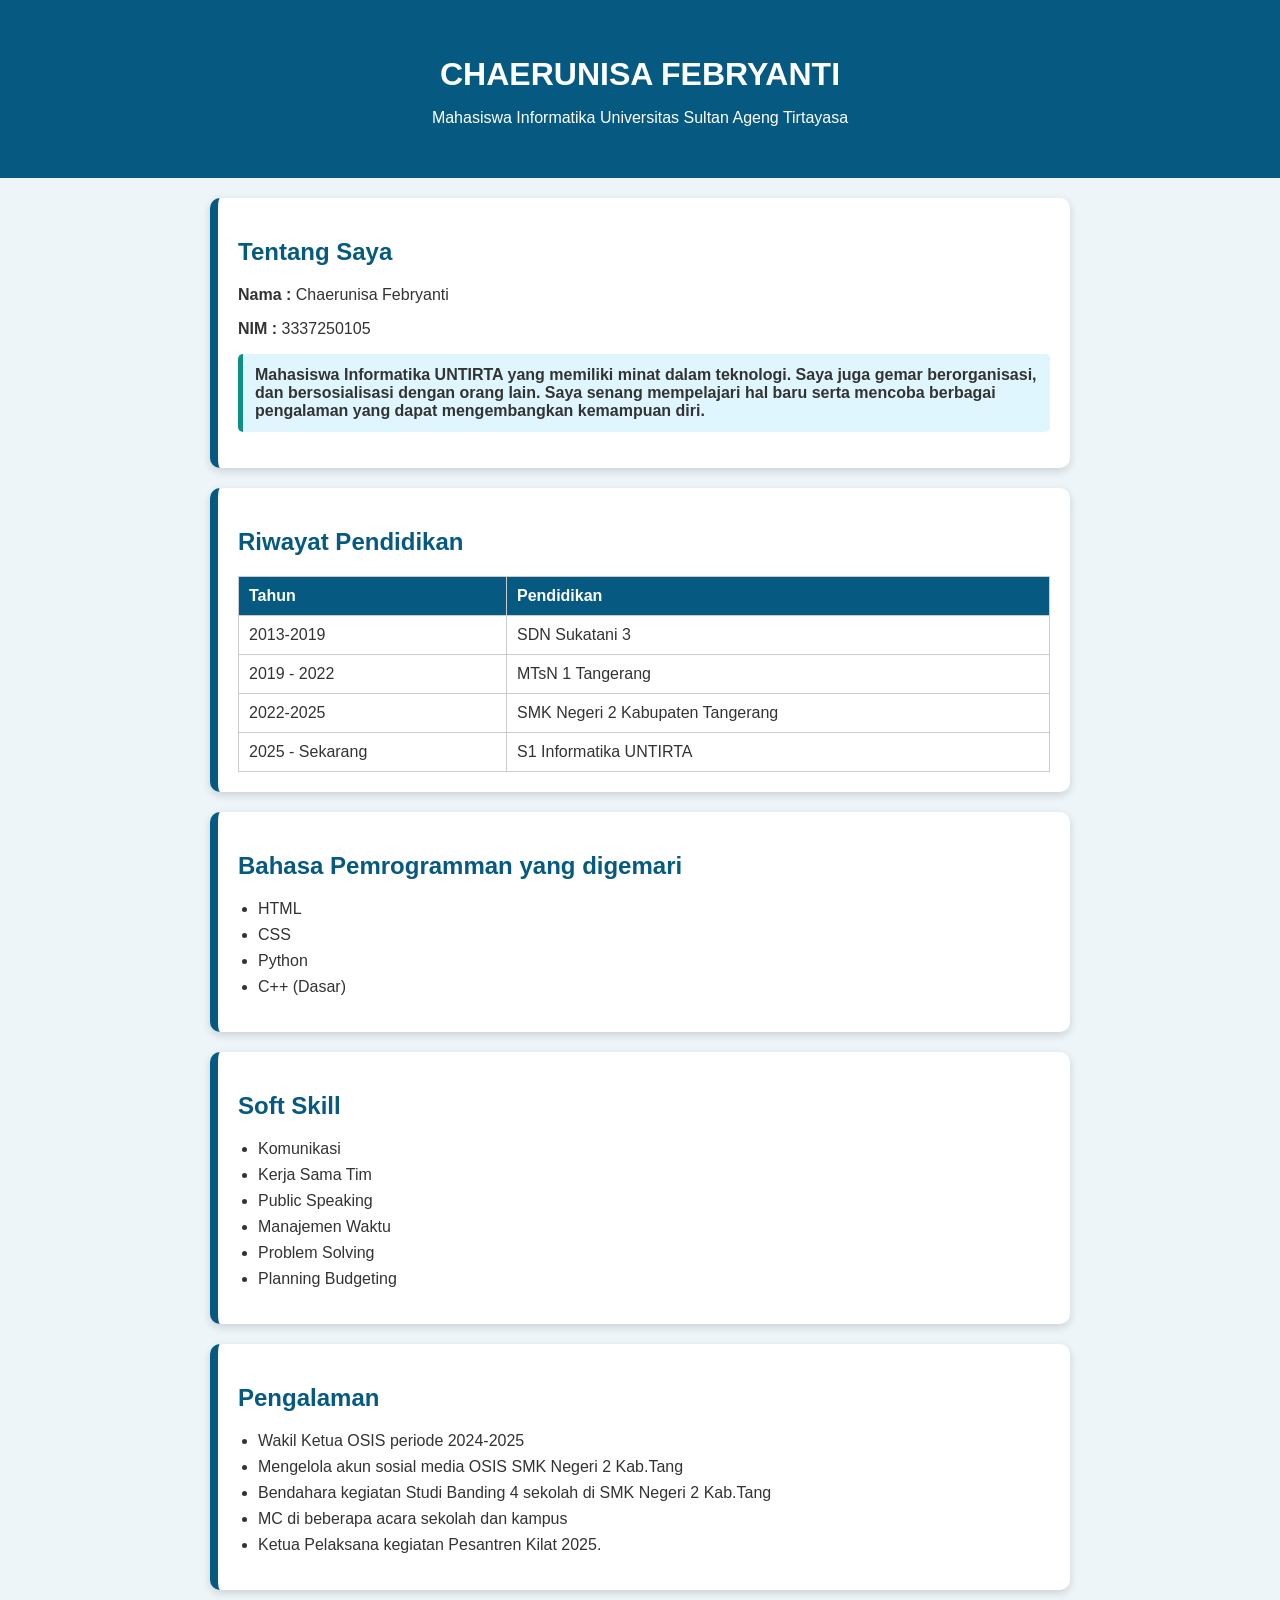
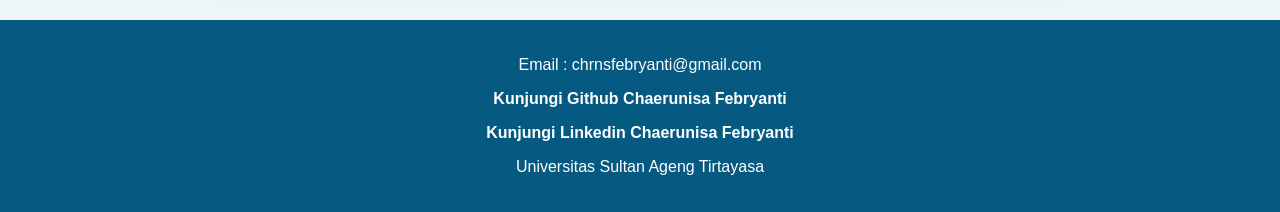
<file: Pertemuan-3/index.html>
<!DOCTYPE html>
<html lang="id">
<head>
    <meta charset="UTF-8">
    <meta name="viewport" content="width=device-width, initial-scale=1.0">
    <title>CV Sederhana - Chaerunisa Febryanti</title>
    <link rel="stylesheet" href="style.css">
</head>

<body>

<header>
    <h1>CHAERUNISA FEBRYANTI</h1>
    <p>Mahasiswa Informatika Universitas Sultan Ageng Tirtayasa</p>
</header>

<main>

    <section>
        <h2>Tentang Saya</h2>
        <p><strong>Nama :</strong> Chaerunisa Febryanti</p>
        <p><strong>NIM :</strong> 3337250105</p>
        <p class="highlight">
            Mahasiswa Informatika UNTIRTA yang memiliki minat dalam teknologi.
            Saya juga gemar berorganisasi, dan bersosialisasi dengan orang lain.
            Saya senang mempelajari hal baru serta mencoba berbagai
            pengalaman yang dapat mengembangkan kemampuan diri.
        </p>
    </section>

    <section>
        <h2>Riwayat Pendidikan</h2>

        <table>
            <tr>
                <th>Tahun</th>
                <th>Pendidikan</th>
            </tr>

            <tr>
                <td>2013-2019</td>
                <td>SDN Sukatani 3</td>
            </tr>

            <tr>
                <td>2019 - 2022</td>
                <td>MTsN 1 Tangerang</td>
            </tr>

            <tr>
                <td>2022-2025</td>
                <td>SMK Negeri 2 Kabupaten Tangerang</td>
            </tr>

            <tr>
                <td>2025 - Sekarang</td>
                <td>S1 Informatika UNTIRTA</td>
            </tr>

        </table>

    </section>

    <section>
        <h2>Bahasa Pemrogramman yang digemari</h2>
        <ul>
            <li>HTML</li>
            <li>CSS</li>
            <li>Python</li>
            <li>C++ (Dasar)</li>
        </ul>

    </section>

    <section>

        <h2>Soft Skill</h2>

        <ul>
            <li>Komunikasi</li>
            <li>Kerja Sama Tim</li>
            <li>Public Speaking</li>
            <li>Manajemen Waktu</li>
            <li>Problem Solving</li>
            <li>Planning Budgeting</li>
        </ul>

    </section>

    <section>

        <h2>Pengalaman</h2>

        <ul>
            <li>Wakil Ketua OSIS periode 2024-2025</li>
            <li>Mengelola akun sosial media OSIS SMK Negeri 2 Kab.Tang</li>
            <li>Bendahara kegiatan Studi Banding 4 sekolah di SMK Negeri 2 Kab.Tang</li>
            <li>MC di beberapa acara sekolah dan kampus</li>
            <li>Ketua Pelaksana kegiatan Pesantren Kilat 2025.</li>
        </ul>

    </section>

</main>

<footer>

    <p>Email : chrnsfebryanti@gmail.com</p>
    <p><a href="https://github.com/chaerfull">Kunjungi Github Chaerunisa Febryanti</a></p>
    <p><a href="https://id.linkedin.com/in/chaerunisa-febryanti-441912345">Kunjungi Linkedin Chaerunisa Febryanti</a></p>
    <p>Universitas Sultan Ageng Tirtayasa</p>

</footer>

</body>
</html>
</file>
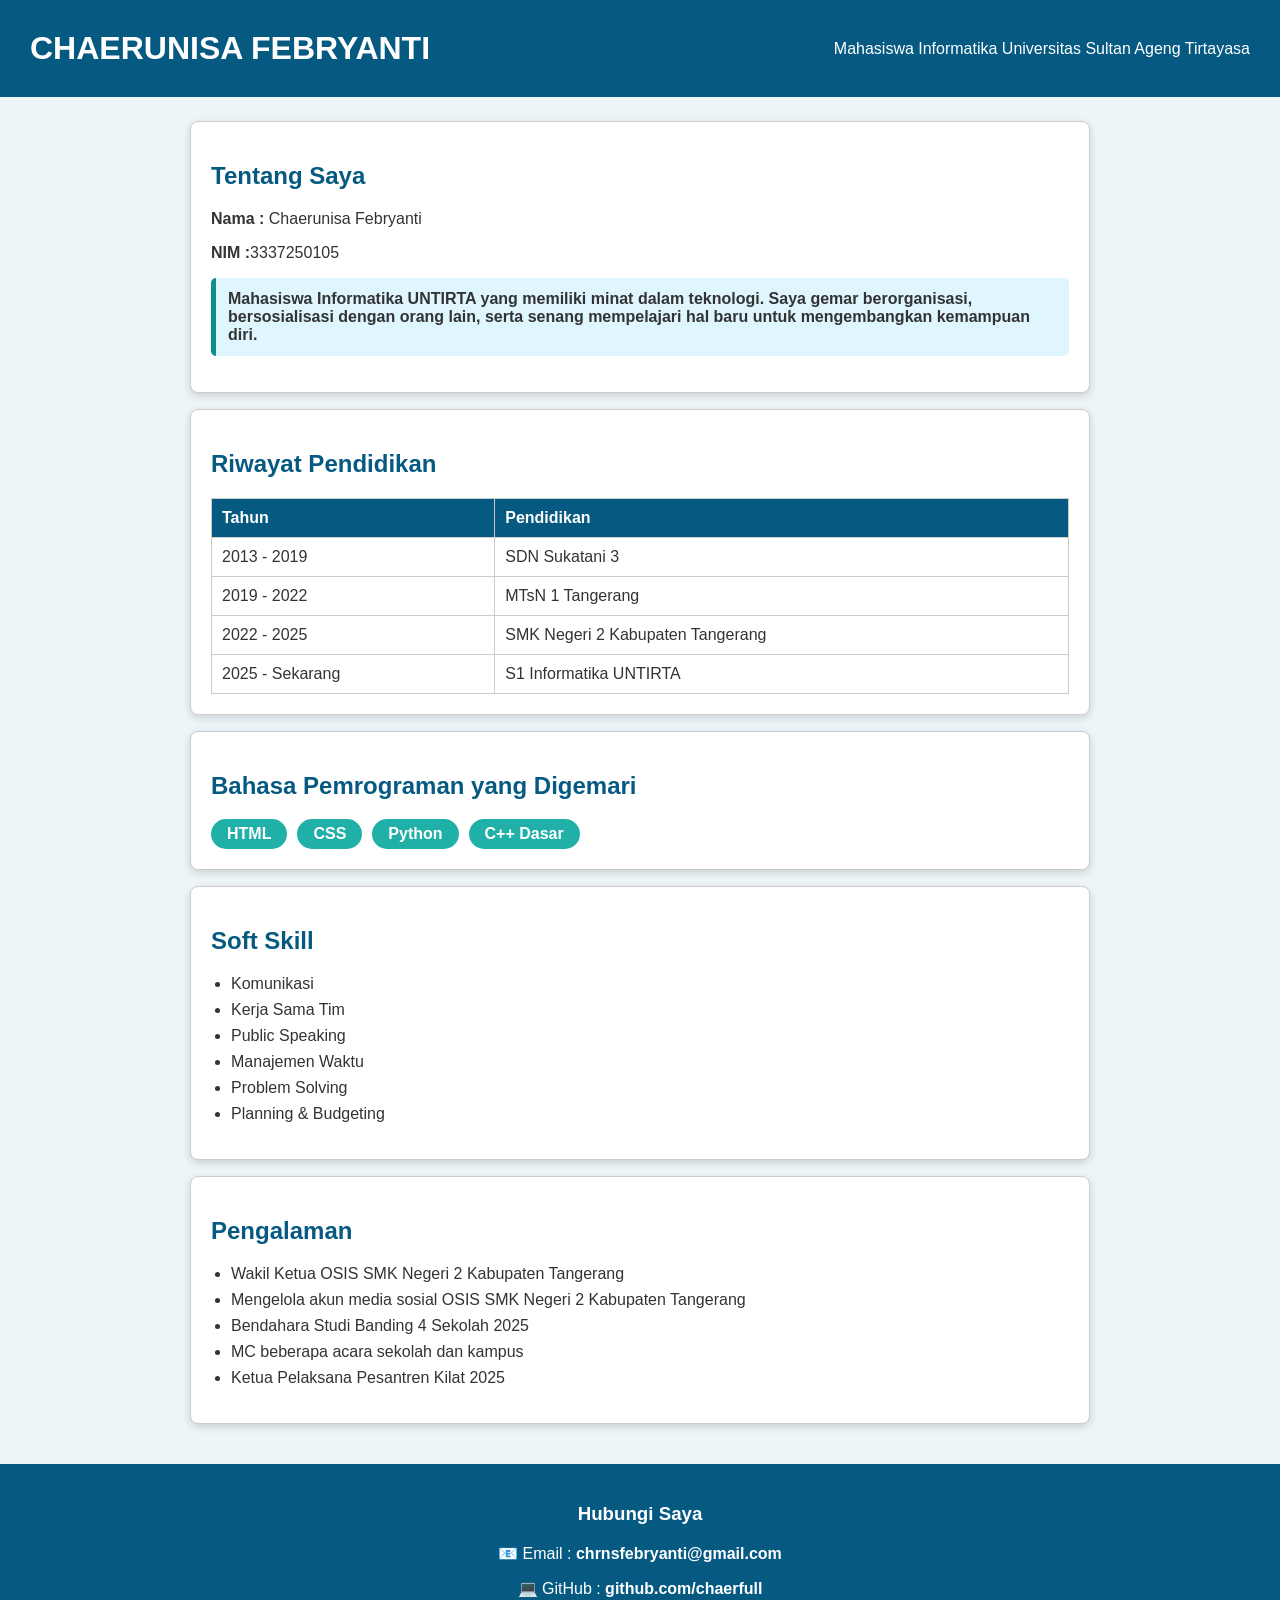
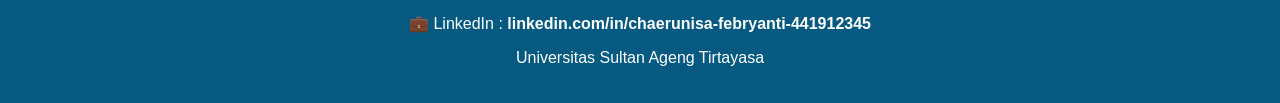
<file: Pertemuan-4/index.html>
<!doctype html>
<html lang="id">
  <head>
    <meta charset="UTF-8" />
    <meta name="viewport" content="width=device-width, initial-scale=1.0" />
    <title>CV Sederhana - Chaerunisa Febryanti</title>
    <link rel="stylesheet" href="style.css" />
  </head>

  <body>
    <header>
      <div class="header-content">
        <h1>CHAERUNISA FEBRYANTI</h1>
        <p class="tagline">
          Mahasiswa Informatika Universitas Sultan Ageng Tirtayasa
        </p>
      </div>
    </header>

    <main>
      <section id="tentang">
        <h2>Tentang Saya</h2>
        <p><strong>Nama :</strong> Chaerunisa Febryanti</p>
        <p><strong>NIM :</strong>3337250105</p>
        <p class="highlight">
          Mahasiswa Informatika UNTIRTA yang memiliki minat dalam teknologi.
          Saya gemar berorganisasi, bersosialisasi dengan orang lain, serta
          senang mempelajari hal baru untuk mengembangkan kemampuan diri.
        </p>
      </section>

      <section id="riwayat">
        <h2>Riwayat Pendidikan</h2>
        <table>
          <tr>
            <th>Tahun</th>
            <th>Pendidikan</th>
          </tr>

          <tr>
            <td>2013 - 2019</td>
            <td>SDN Sukatani 3</td>
          </tr>

          <tr>
            <td>2019 - 2022</td>
            <td>MTsN 1 Tangerang</td>
          </tr>

          <tr>
            <td>2022 - 2025</td>
            <td>SMK Negeri 2 Kabupaten Tangerang</td>
          </tr>

          <tr>
            <td>2025 - Sekarang</td>
            <td>S1 Informatika UNTIRTA</td>
          </tr>
        </table>
      </section>

      <section id="skill">
        <h2>Bahasa Pemrograman yang Digemari</h2>

        <div class="skill-list">
          <span class="skill-item">HTML</span>
          <span class="skill-item">CSS</span>
          <span class="skill-item">Python</span>
          <span class="skill-item">C++ Dasar</span>
        </div>
      </section>

      <section id="softskill">
        <h2>Soft Skill</h2>

        <ul>
          <li>Komunikasi</li>
          <li>Kerja Sama Tim</li>
          <li>Public Speaking</li>
          <li>Manajemen Waktu</li>
          <li>Problem Solving</li>
          <li>Planning & Budgeting</li>
        </ul>
      </section>

      <section id="pengalaman">
        <h2>Pengalaman</h2>

        <ul>
          <li>Wakil Ketua OSIS SMK Negeri 2 Kabupaten Tangerang</li>
          <li>Mengelola akun media sosial OSIS SMK Negeri 2 Kabupaten Tangerang</li>
          <li>Bendahara Studi Banding 4 Sekolah 2025</li>
          <li>MC beberapa acara sekolah dan kampus</li>
          <li>Ketua Pelaksana Pesantren Kilat 2025</li>
        </ul>
      </section>
    </main>

    <footer>
      <h3>Hubungi Saya</h3>

      <p>
        📧 Email :
        <a href="mailto:chrnsfebryanti@gmail.com"> chrnsfebryanti@gmail.com </a>
      </p>

      <p>
        💻 GitHub :
        <a href="https://github.com/chaerfull" target="_blank">
          github.com/chaerfull
        </a>
      </p>

      <p>
        💼 LinkedIn :
        <a
          href="https://www.linkedin.com/in/chaerunisa-febryanti-441912345/"
          target="_blank"
        >
          linkedin.com/in/chaerunisa-febryanti-441912345
        </a>
      </p>

      <p>Universitas Sultan Ageng Tirtayasa</p>
    </footer>
  </body>
</html>
</file>
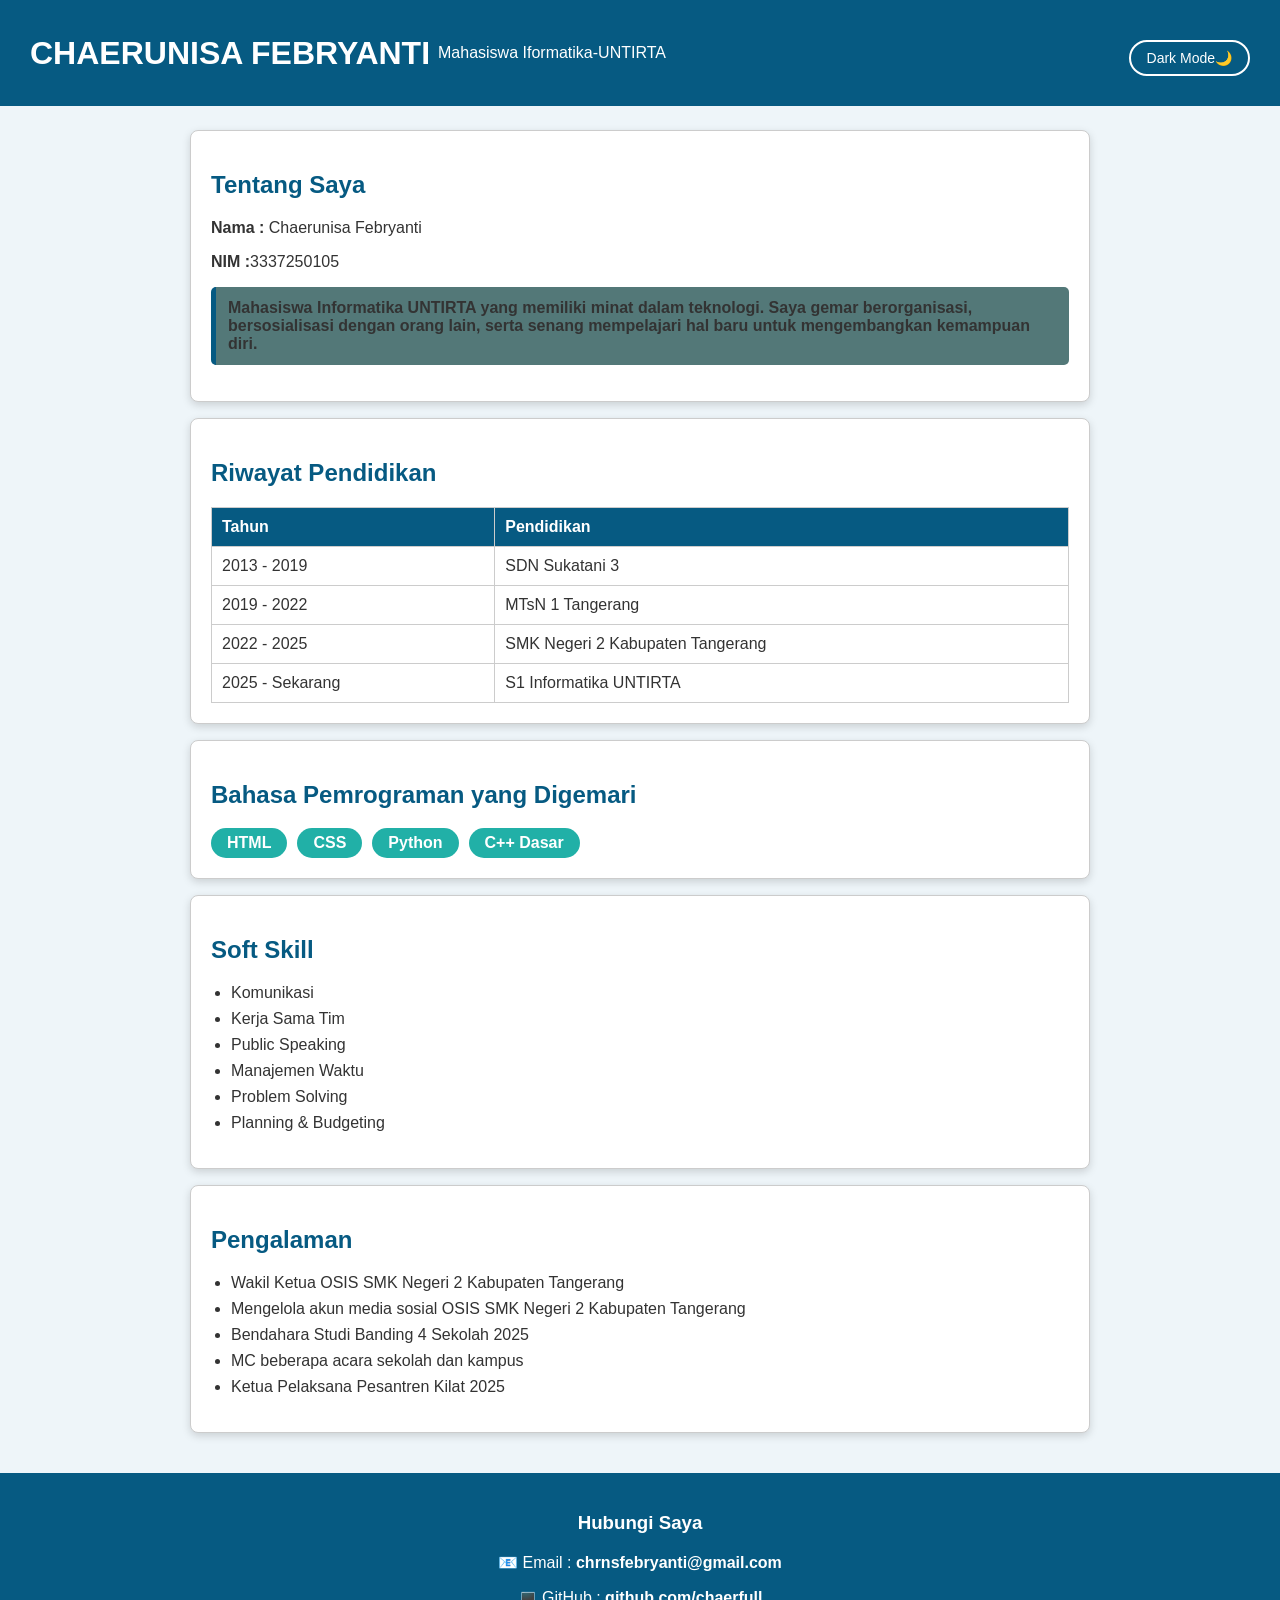
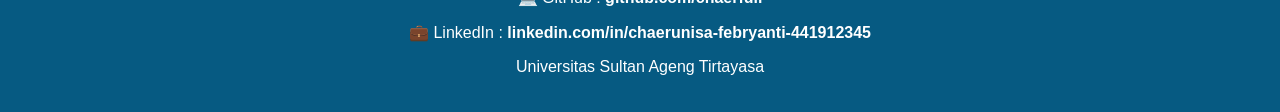
<file: Pertemuan-5/index.html>
<!doctype html>
<html lang="id">
  <head>
    <meta charset="UTF-8" />
    <meta name="viewport" content="width=device-width, initial-scale=1.0" />
    <title>CV Sederhana - Chaerunisa Febryanti</title>
    <link rel="stylesheet" href="style.css" />
  </head>

  <body>
    <header>
      <div class="header-content">
        <h1>CHAERUNISA FEBRYANTI</h1>
        <p class="tagline">
          Mahasiswa Iformatika-UNTIRTA
        </p>
        <button id ="btnToggle">Dark Mode🌙</button>
      </div>
    </header>

    <main>
      <section id="tentang">
        <h2>Tentang Saya</h2>
        <p><strong>Nama :</strong> Chaerunisa Febryanti</p>
        <p><strong>NIM :</strong>3337250105</p>
        <p class="highlight">
          Mahasiswa Informatika UNTIRTA yang memiliki minat dalam teknologi.
          Saya gemar berorganisasi, bersosialisasi dengan orang lain, serta
          senang mempelajari hal baru untuk mengembangkan kemampuan diri.
        </p>
      </section>

      <section id="riwayat">
        <h2>Riwayat Pendidikan</h2>
        <table>
          <tr>
            <th>Tahun</th>
            <th>Pendidikan</th>
          </tr>

          <tr>
            <td>2013 - 2019</td>
            <td>SDN Sukatani 3</td>
          </tr>

          <tr>
            <td>2019 - 2022</td>
            <td>MTsN 1 Tangerang</td>
          </tr>

          <tr>
            <td>2022 - 2025</td>
            <td>SMK Negeri 2 Kabupaten Tangerang</td>
          </tr>

          <tr>
            <td>2025 - Sekarang</td>
            <td>S1 Informatika UNTIRTA</td>
          </tr>
        </table>
      </section>

      <section id="skill">
        <h2>Bahasa Pemrograman yang Digemari</h2>

        <div class="skill-list">
          <span class="skill-item">HTML</span>
          <span class="skill-item">CSS</span>
          <span class="skill-item">Python</span>
          <span class="skill-item">C++ Dasar</span>
        </div>
      </section>

      <section id="softskill">
        <h2>Soft Skill</h2>

        <ul>
          <li>Komunikasi</li>
          <li>Kerja Sama Tim</li>
          <li>Public Speaking</li>
          <li>Manajemen Waktu</li>
          <li>Problem Solving</li>
          <li>Planning & Budgeting</li>
        </ul>
      </section>

      <section id="pengalaman">
        <h2>Pengalaman</h2>

        <ul>
          <li>Wakil Ketua OSIS SMK Negeri 2 Kabupaten Tangerang</li>
          <li>Mengelola akun media sosial OSIS SMK Negeri 2 Kabupaten Tangerang</li>
          <li>Bendahara Studi Banding 4 Sekolah 2025</li>
          <li>MC beberapa acara sekolah dan kampus</li>
          <li>Ketua Pelaksana Pesantren Kilat 2025</li>
        </ul>
      </section>
    </main>

    <footer>
      <h3>Hubungi Saya</h3>

      <p>
        📧 Email :
        <a href="mailto:chrnsfebryanti@gmail.com"> chrnsfebryanti@gmail.com </a>
      </p>

      <p>
        💻 GitHub :
        <a href="https://github.com/chaerfull" target="_blank">
          github.com/chaerfull
        </a>
      </p>

      <p>
        💼 LinkedIn :
        <a
          href="https://www.linkedin.com/in/chaerunisa-febryanti-441912345/"
          target="_blank"
        >
          linkedin.com/in/chaerunisa-febryanti-441912345
        </a>
      </p>

      <p>Universitas Sultan Ageng Tirtayasa</p>
    </footer>

    <script src="script.js"></script>
  </body>
</html>
</file>
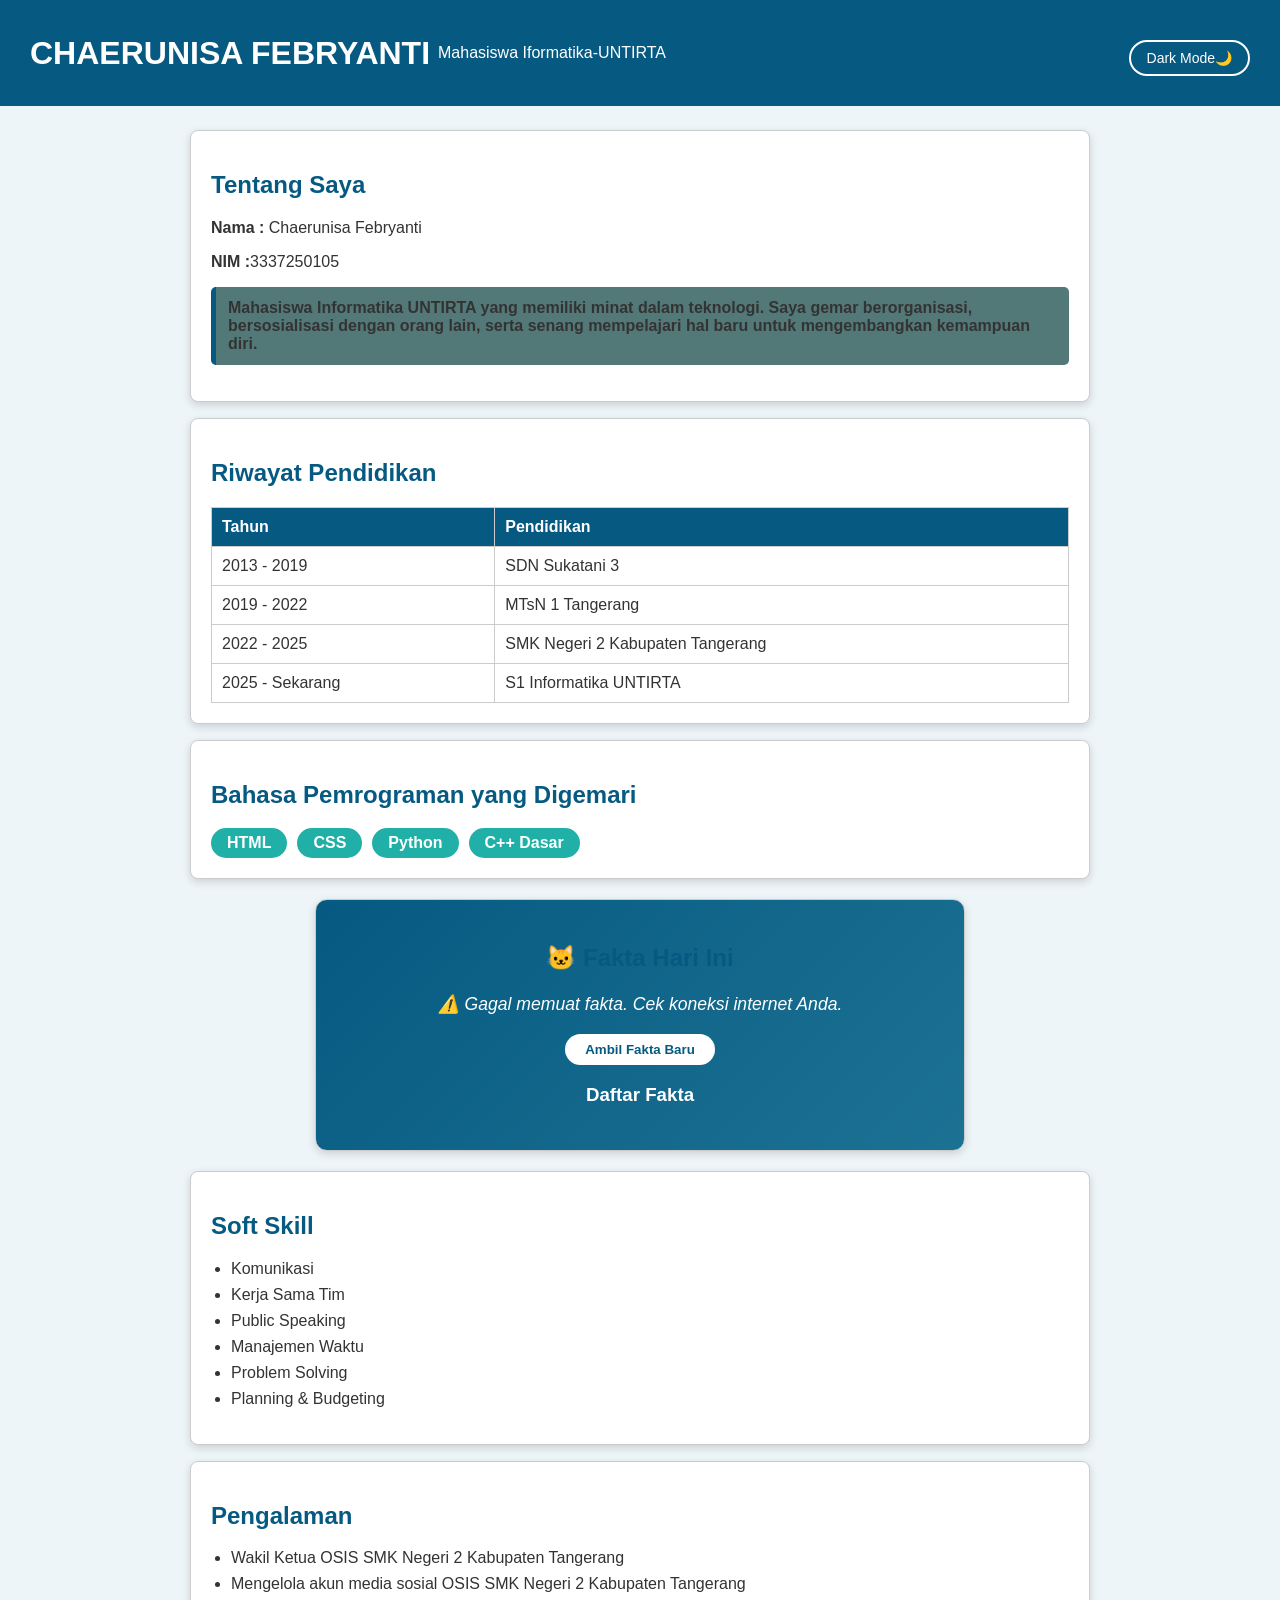
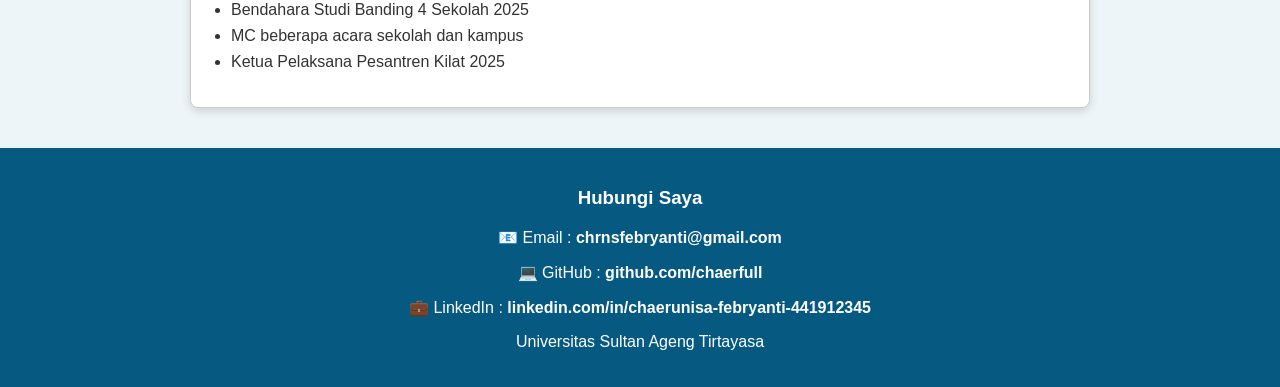
<file: Pertemuan-6/index.html>
<!doctype html>
<html lang="id">
  <head>
    <meta charset="UTF-8" />
    <meta name="viewport" content="width=device-width, initial-scale=1.0" />
    <title>CV Sederhana - Chaerunisa Febryanti</title>
    <link rel="stylesheet" href="style.css" />
  </head>

  <body>
    <header>
      <div class="header-content">
        <h1>CHAERUNISA FEBRYANTI</h1>
        <p class="tagline">
          Mahasiswa Iformatika-UNTIRTA
        </p>
        <button id ="btnToggle">Dark Mode🌙</button>
      </div>
    </header>

    <main>
      <section id="tentang">
        <h2>Tentang Saya</h2>
        <p><strong>Nama :</strong> Chaerunisa Febryanti</p>
        <p><strong>NIM :</strong>3337250105</p>
        <p class="highlight">
          Mahasiswa Informatika UNTIRTA yang memiliki minat dalam teknologi.
          Saya gemar berorganisasi, bersosialisasi dengan orang lain, serta
          senang mempelajari hal baru untuk mengembangkan kemampuan diri.
        </p>
      </section>

      <section id="riwayat">
        <h2>Riwayat Pendidikan</h2>
        <table>
          <tr>
            <th>Tahun</th>
            <th>Pendidikan</th>
          </tr>

          <tr>
            <td>2013 - 2019</td>
            <td>SDN Sukatani 3</td>
          </tr>

          <tr>
            <td>2019 - 2022</td>
            <td>MTsN 1 Tangerang</td>
          </tr>

          <tr>
            <td>2022 - 2025</td>
            <td>SMK Negeri 2 Kabupaten Tangerang</td>
          </tr>

          <tr>
            <td>2025 - Sekarang</td>
            <td>S1 Informatika UNTIRTA</td>
          </tr>
        </table>
      </section>

      <section id="skill">
        <h2>Bahasa Pemrograman yang Digemari</h2>

        <div class="skill-list">
          <span class="skill-item">HTML</span>
          <span class="skill-item">CSS</span>
          <span class="skill-item">Python</span>
          <span class="skill-item">C++ Dasar</span>
        </div>
      </section>

      <section id="fakta">
        <h2>🐱 Fakta Hari Ini</h2>
        <p id="isi-fakta">Memuat fakta...</p>
        <button id="btnRefresh">Ambil Fakta Baru</button>
        <h3>Daftar Fakta</h3>
        <ul id="daftar-fakta"></ul>
      </section>

      <section id="softskill">
        <h2>Soft Skill</h2>

        <ul>
          <li>Komunikasi</li>
          <li>Kerja Sama Tim</li>
          <li>Public Speaking</li>
          <li>Manajemen Waktu</li>
          <li>Problem Solving</li>
          <li>Planning & Budgeting</li>
        </ul>
      </section>

      <section id="pengalaman">
        <h2>Pengalaman</h2>

        <ul>
          <li>Wakil Ketua OSIS SMK Negeri 2 Kabupaten Tangerang</li>
          <li>Mengelola akun media sosial OSIS SMK Negeri 2 Kabupaten Tangerang</li>
          <li>Bendahara Studi Banding 4 Sekolah 2025</li>
          <li>MC beberapa acara sekolah dan kampus</li>
          <li>Ketua Pelaksana Pesantren Kilat 2025</li>
        </ul>
      </section>
    </main>

    <footer>
      <h3>Hubungi Saya</h3>

      <p>
        📧 Email :
        <a href="mailto:chrnsfebryanti@gmail.com"> chrnsfebryanti@gmail.com </a>
      </p>

      <p>
        💻 GitHub :
        <a href="https://github.com/chaerfull" target="_blank">
          github.com/chaerfull
        </a>
      </p>

      <p>
        💼 LinkedIn :
        <a
          href="https://www.linkedin.com/in/chaerunisa-febryanti-441912345/"
          target="_blank"
        >
          linkedin.com/in/chaerunisa-febryanti-441912345
        </a>
      </p>

      <p>Universitas Sultan Ageng Tirtayasa</p>
    </footer>

    <script src="script.js"></script>
  </body>
</html>
</file>
<file: Pertemuan-3/style.css>
body{
    font-family: Arial, sans-serif;
    background-color:#eef5f9;
    color:#333;
    margin:0;
}

header{
    background:#065a82;
    color:white;
    text-align:center;
    padding:35px;
}

header h1{
    margin-bottom:8px;
}

main{
    max-width:900px;
    margin:auto;
}

section{
    background:white;
    margin:20px;
    padding:20px;
    border-radius:10px;
    border-left:8px solid #065a82;
    box-shadow:0px 3px 8px rgba(0,0,0,0.15);
}

h2{
    color:#065a82;
}

table{
    width:100%;
    border-collapse:collapse;
    margin-top:10px;
}

th{
    background:#065a82;
    color:white;
}

th,td{
    border:1px solid #ccc;
    padding:10px;
    text-align:left;
}

ul{
    padding-left:20px;
}

li{
    margin-bottom:8px;
}

.highlight{
    background:#dff6ff;
    padding:12px;
    border-left:5px solid #0e8f87;
    border-radius:5px;
    font-weight:bold;
}

footer{
    background:#065a82;
    color:white;
    text-align:center;
    padding:20px;
    margin-top:30px;
}

footer a{
    color:white;
    text-decoration: none;
    font-weight: bold;
}

footer a:hover{
    color: #bdeaaf;
    text-decoration: underline;
}
</file>
<file: Pertemuan-4/style.css>
body{
    font-family: Arial, sans-serif;
    background-color:#eef5f9;
    color:#333;
    margin:0;
}


header{
    background:#065a82;
    color:white;
    padding:30px;
}

.header-content{
    display:flex;
    flex-direction:column;
    align-items:center;
    gap:8px;
}

header h1{
    margin:0;
}

.tagline{
    margin:0;
}


main{
    padding:16px;
}

section{
    background:white;
    padding:20px;
    margin-bottom:16px;
    border:1px solid #cccccc;
    border-radius:8px;
    box-shadow:0 3px 8px rgba(0,0,0,.15);
}

section:hover{
    transform:translateY(-4px);
    transition:.3s;
}

h2{
    color:#065a82;
}

table{
    width:100%;
    border-collapse:collapse;
}

th{
    background:#065a82;
    color:white;
}

th,td{
    border:1px solid #cccccc;
    padding:10px;
    text-align:left;
}


.skill-list{
    display:flex;
    flex-wrap:wrap;
    gap:10px;
    margin-top:15px;
}

.skill-item{
    background:#21B0A7;
    color:white;
    padding:6px 16px;
    border-radius:20px;
    font-weight:bold;
}


ul{
    padding-left:20px;
}

li{
    margin-bottom:8px;
}


.highlight{
    background:#dff6ff;
    border-left:5px solid #0e8f87;
    padding:12px;
    border-radius:5px;
    font-weight:bold;
}


footer{
    background:#065a82;
    color:white;
    text-align:center;
    padding:20px;
}

footer a{
    color:white;
    text-decoration:none;
    font-weight:bold;
}

footer a:hover{
    text-decoration:underline;
}


@media (min-width:768px){

    main{
        max-width:900px;
        margin:0 auto;
        padding:24px;
    }

    .header-content{
        flex-direction:row;
        justify-content:space-between;
        align-items:center;
    }

}
</file>
<file: Pertemuan-5/style.css>
body{
    font-family: Arial, sans-serif;
    background-color:#eef5f9;
    color:#333;
    margin:0;
}


header{
    background:#065a82;
    color:white;
    padding:30px;
}

.header-content{
    display:flex;
    flex-direction:row;
    justify-content: center;
    align-items:center;
    gap: 8px;
}

header h1{
    margin:0;
}

.tagline{
    margin:0;
}


main{
    padding:16px;
}

section{
    background:white;
    padding:20px;
    margin-bottom:16px;
    border:1px solid #cccccc;
    border-radius:8px;
    box-shadow:0 3px 8px rgba(0,0,0,.15);
}

section:hover{
    transform:translateY(-4px);
    transition:.3s;
}

h2{
    color:#065a82;
}

table{
    width:100%;
    border-collapse:collapse;
}

th{
    background:#065a82;
    color:white;
}

th,td{
    border:1px solid #cccccc;
    padding:10px;
    text-align:left;
}


.skill-list{
    display:flex;
    flex-wrap:wrap;
    gap:10px;
    margin-top:15px;
}

.skill-item{
    background:#21B0A7;
    color:white;
    padding:6px 16px;
    border-radius:20px;
    font-weight:bold;
}


ul{
    padding-left:20px;
}

li{
    margin-bottom:8px;
}


.highlight{
    background:#537878;
    border-left:5px solid #065a82;
    padding:12px;
    border-radius:5px;
    font-weight:bold;
}


footer{
    background:#065a82;
    color:white;
    text-align:center;
    padding:20px;
}

footer a{
    color:white;
    text-decoration:none;
    font-weight:bold;
}

footer a:hover{
    text-decoration:underline;
}


@media (min-width:768px){

    main{
        max-width:900px;
        margin:0 auto;
        padding:24px;
    }

    .header-content{
        flex-direction:row;
        justify-content:space-between;
        align-items:center;
    }

}

/* === Tombol Toggle === */
#btnToggle {
  margin-left: auto;
  padding: 8px 16px;
  border: 2px solid white;
  background: transparent;
  color: white;
  border-radius: 20px;
  cursor: pointer;
  font-size: 14px;
  margin-top: 10px;
}

/* === Dark Mode === */
body.dark {
  background-color: #1a1a2e;
  color: #e0e0e0;
}

body.dark header {
  background-color: #0f3460;
}

body.dark section {
  background-color: #16213e;
  border-color: #444;
}

body.dark.skill-item {
  background-color: #e94560;
}
</file>
<file: Pertemuan-6/style.css>
body{
    font-family: Arial, sans-serif;
    background-color:#eef5f9;
    color:#333;
    margin:0;
}


header{
    background:#065a82;
    color:white;
    padding:30px;
}

.header-content{
    display:flex;
    flex-direction:row;
    justify-content: center;
    align-items:center;
    gap: 8px;
}

header h1{
    margin:0;
}

.tagline{
    margin:0;
}


main{
    padding:16px;
}

section{
    background:white;
    padding:20px;
    margin-bottom:16px;
    border:1px solid #cccccc;
    border-radius:8px;
    box-shadow:0 3px 8px rgba(0,0,0,.15);
}

section:hover{
    transform:translateY(-4px);
    transition:.3s;
}

h2{
    color:#065a82;
}

table{
    width:100%;
    border-collapse:collapse;
}

th{
    background:#065a82;
    color:white;
}

th,td{
    border:1px solid #cccccc;
    padding:10px;
    text-align:left;
}


.skill-list{
    display:flex;
    flex-wrap:wrap;
    gap:10px;
    margin-top:15px;
}

.skill-item{
    background:#21B0A7;
    color:white;
    padding:6px 16px;
    border-radius:20px;
    font-weight:bold;
}


ul{
    padding-left:20px;
}

li{
    margin-bottom:8px;
}


.highlight{
    background:#537878;
    border-left:5px solid #065a82;
    padding:12px;
    border-radius:5px;
    font-weight:bold;
}


footer{
    background:#065a82;
    color:white;
    text-align:center;
    padding:20px;
}

footer a{
    color:white;
    text-decoration:none;
    font-weight:bold;
}

footer a:hover{
    text-decoration:underline;
}


@media (min-width:768px){

    main{
        max-width:900px;
        margin:0 auto;
        padding:24px;
    }

    .header-content{
        flex-direction:row;
        justify-content:space-between;
        align-items:center;
    }

}

/* === Tombol Toggle === */
#btnToggle {
  margin-left: auto;
  padding: 8px 16px;
  border: 2px solid white;
  background: transparent;
  color: white;
  border-radius: 20px;
  cursor: pointer;
  font-size: 14px;
  margin-top: 10px;
}

/* === Dark Mode === */
body.dark {
  background-color: #1a1a2e;
  color: #e0e0e0;
}

body.dark header {
  background-color: #0f3460;
}

body.dark section {
  background-color: #16213e;
  border-color: #444;
}

body.dark.skill-item {
  background-color: #e94560;
}

/* === Section Fakta === */
#fakta {
  background: linear-gradient(135deg, #065A82, #1C7293);
  color: white;
  padding: 24px;
  border-radius: 12px;
  margin: 20px auto;
  max-width: 600px;
  text-align: center;
}

#fakta h2 {
  margin-bottom: 12px;
}

#isi-fakta {
  font-size: 1.1rem;
  line-height: 1.6;
  font-style: italic;
  margin-bottom: 16px;
}

#btnRefresh {
  padding: 8px 20px;
  background: white;
  color: #065A82;
  border: none;
  border-radius: 20px;
  cursor: pointer;
  font-weight: bold;
}

#btnRefresh:hover {
  background: #21B0A7;
  color: white;
}

#daftar-fakta{
    margin-top:20px;
    text-align:left;
}

#daftar-fakta li{
    margin-bottom:10px;
}
</file>
